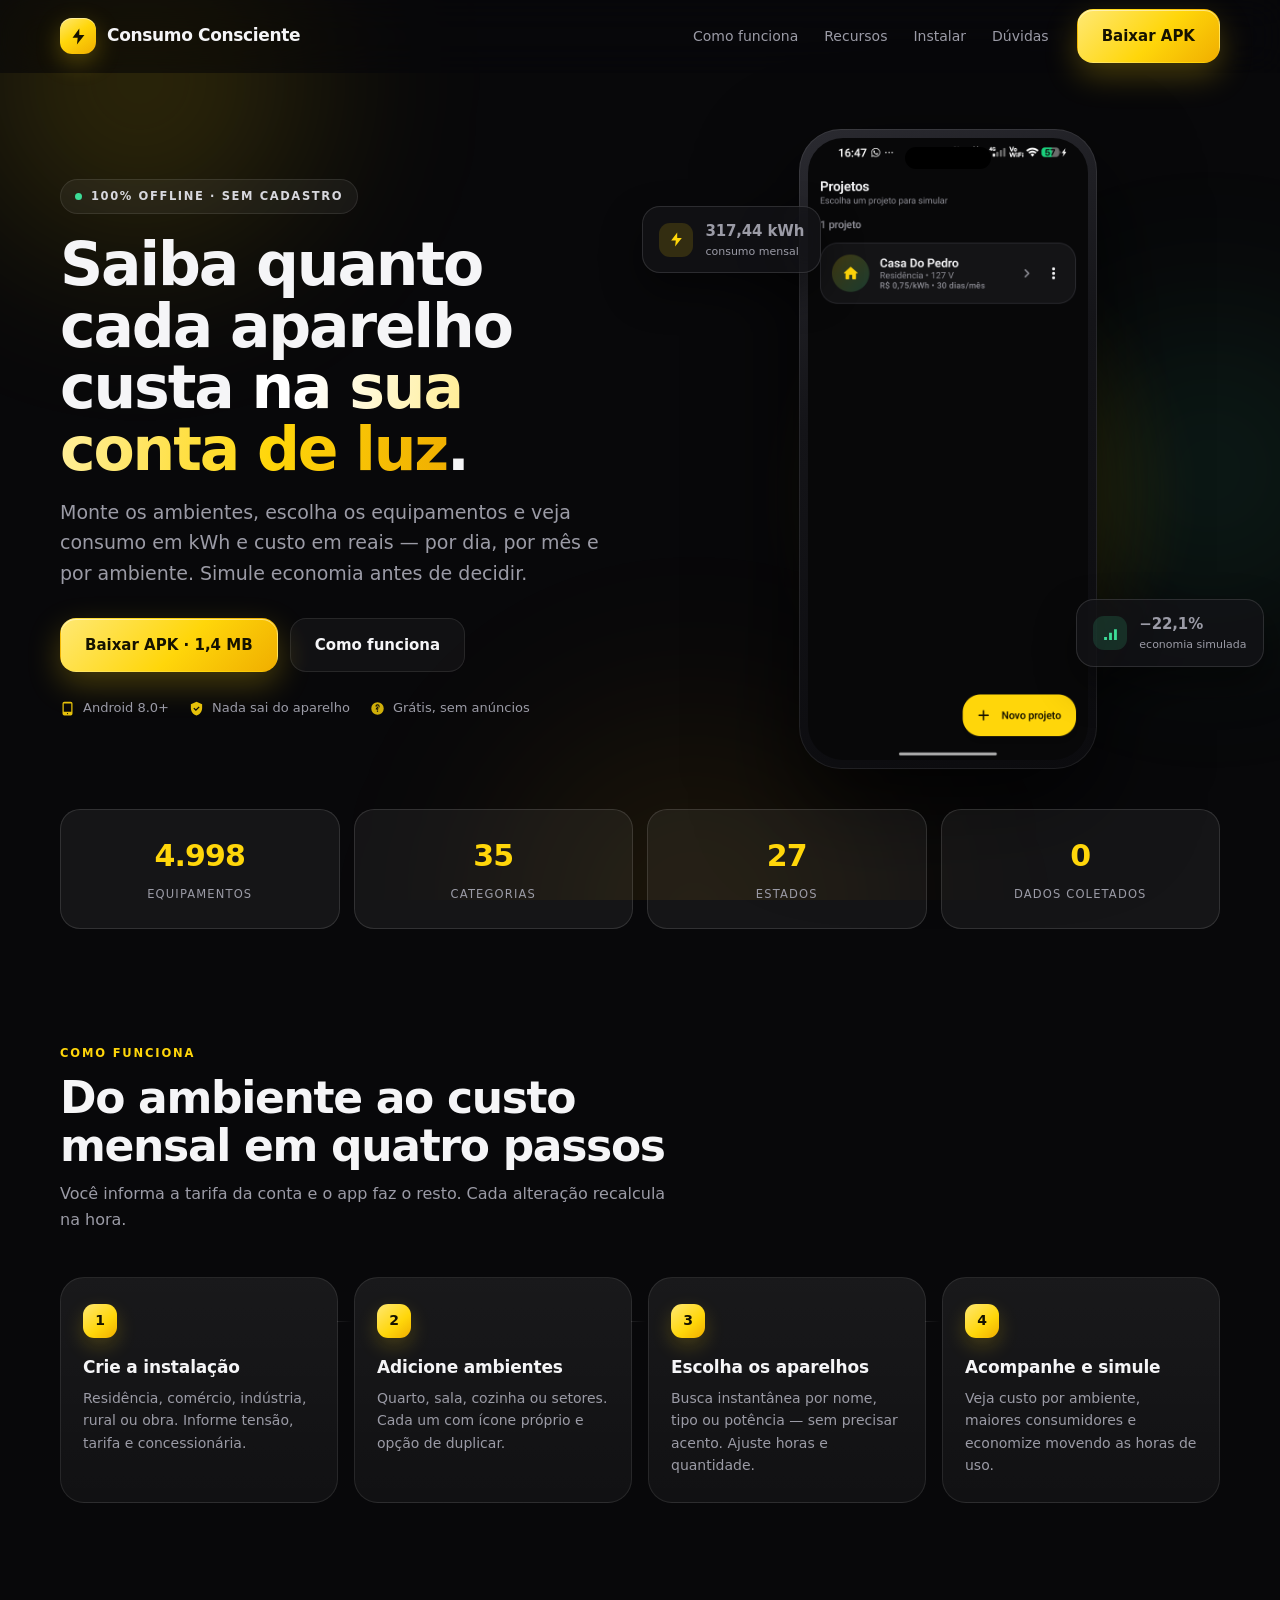
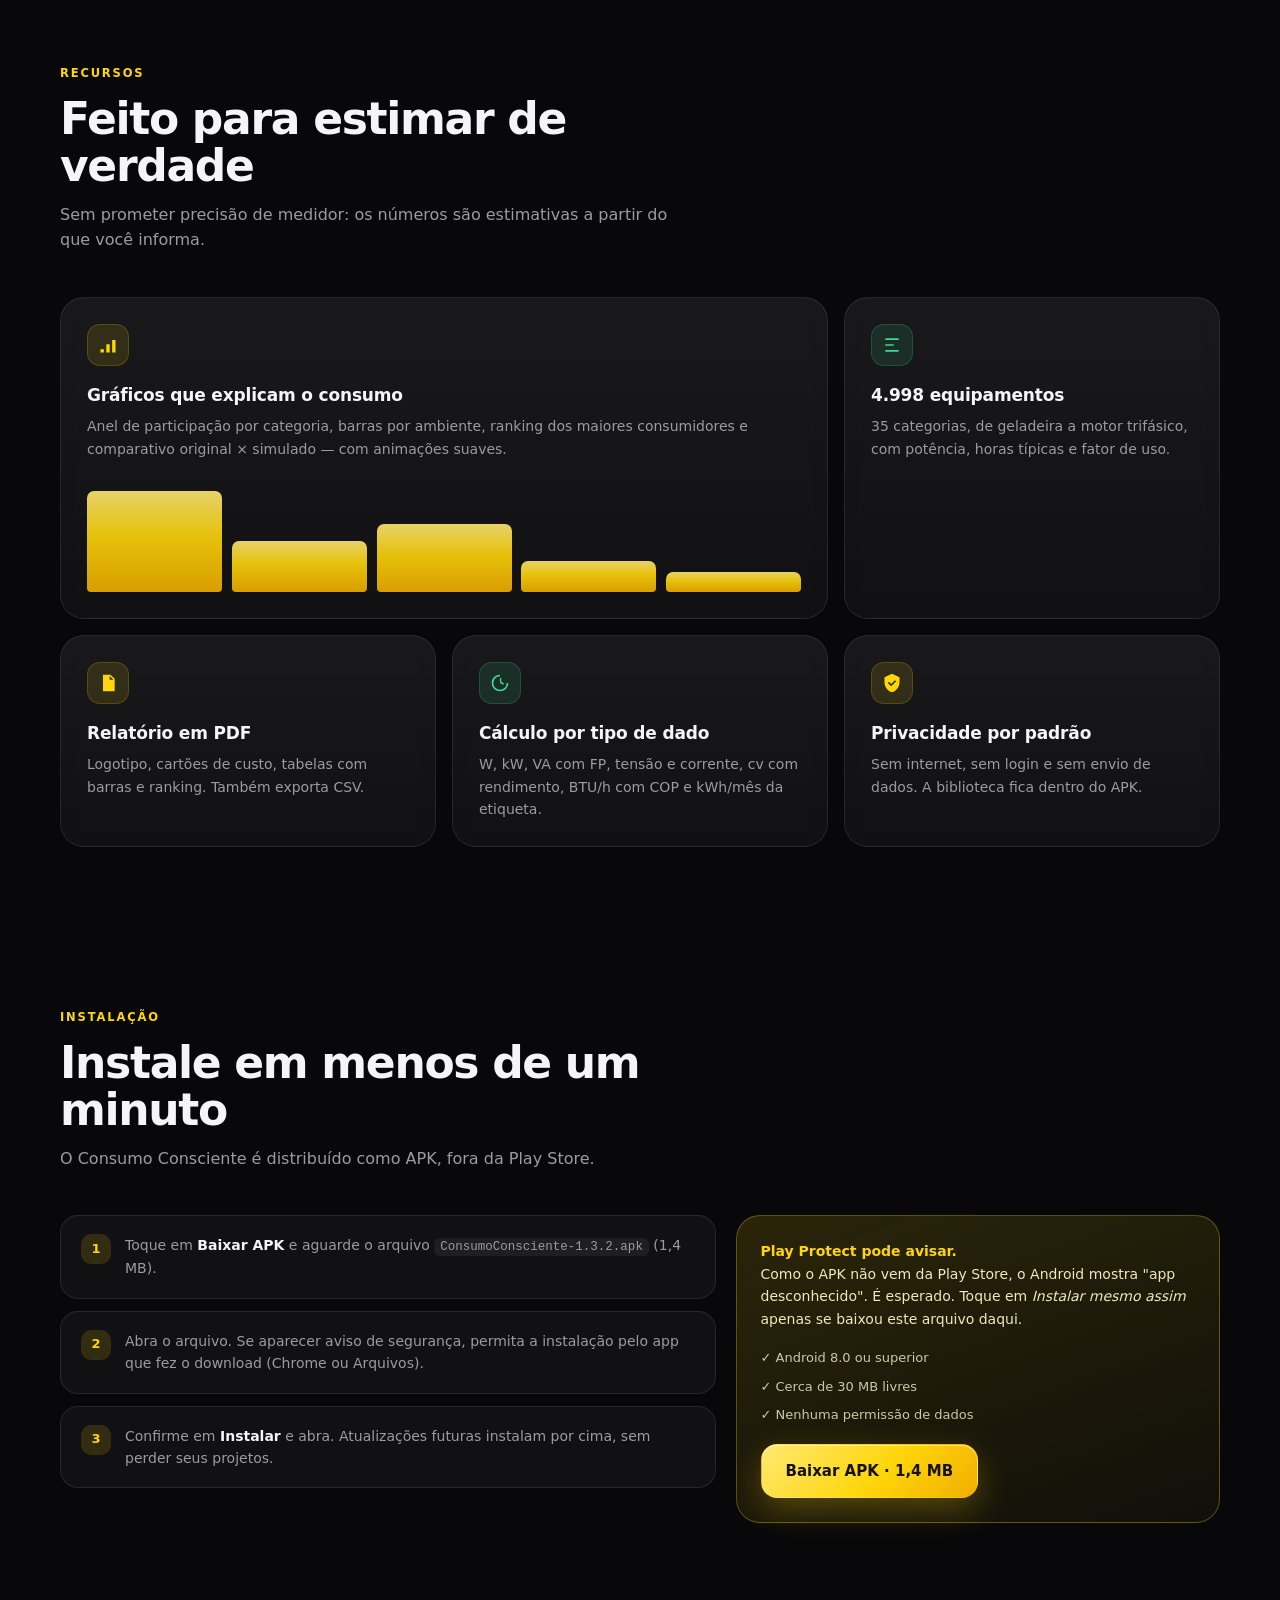
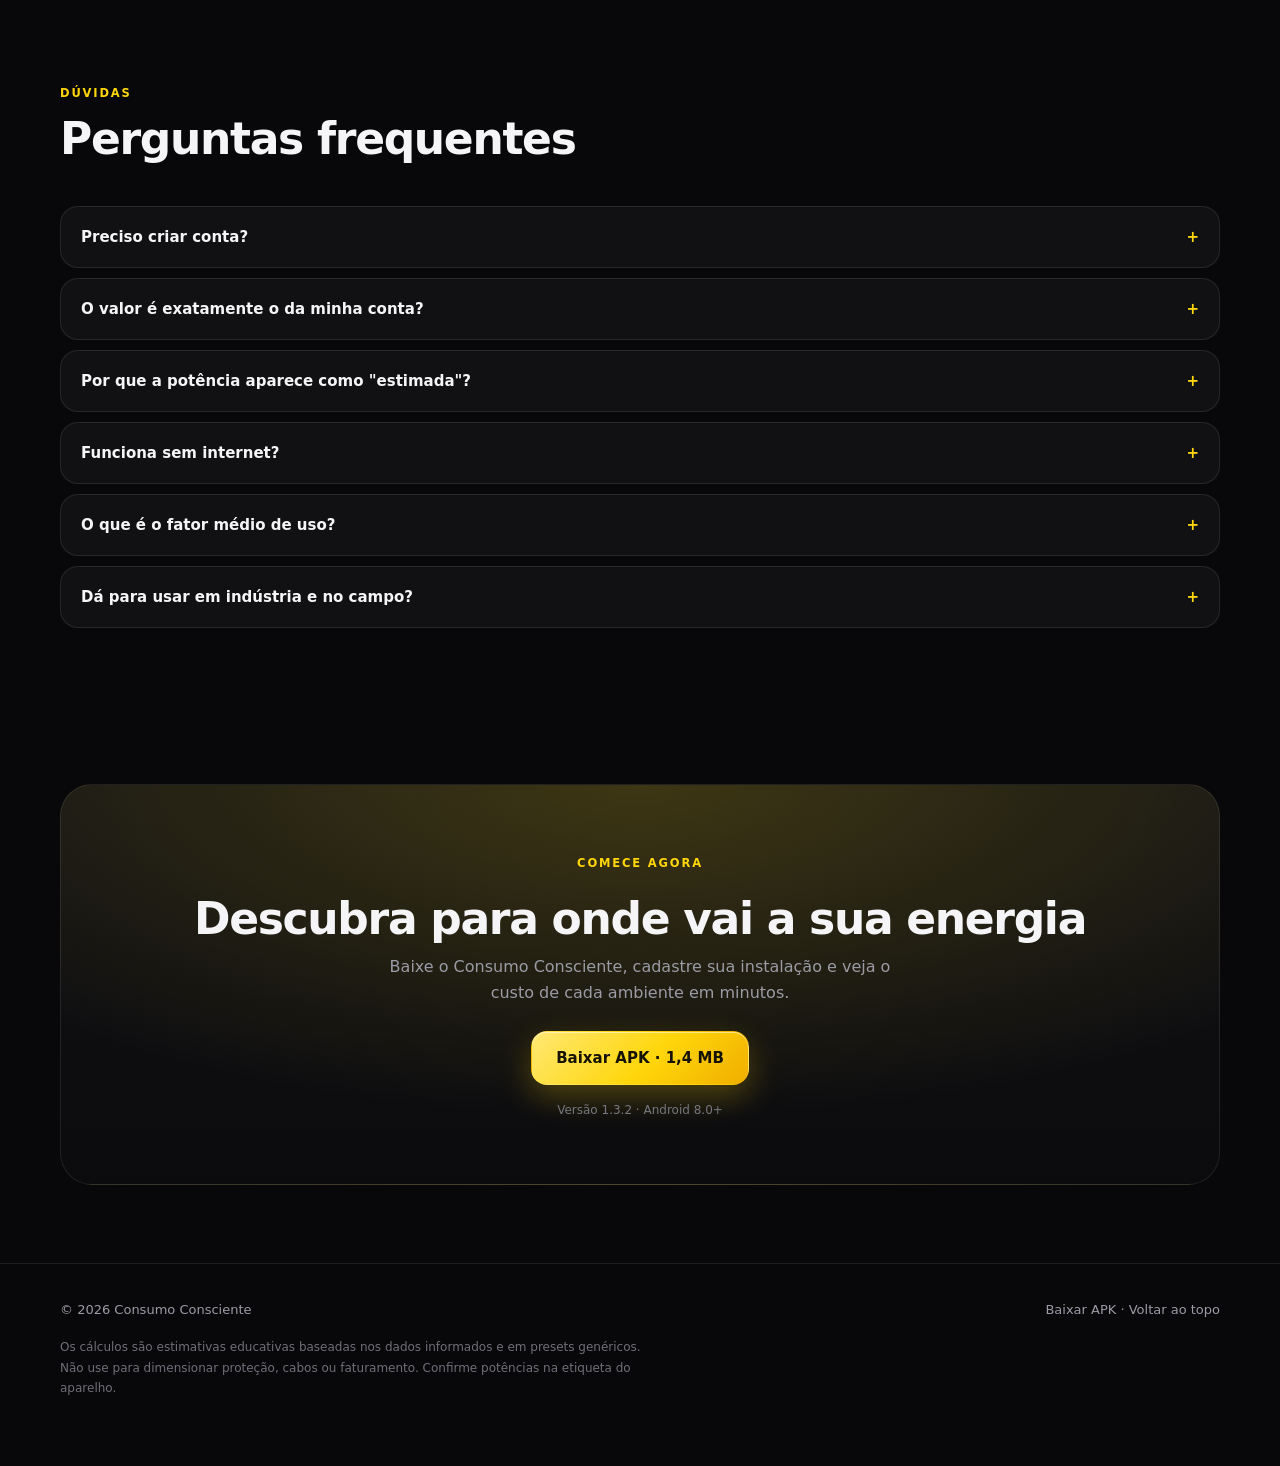
<file: index.html>
<!DOCTYPE html>
<html lang="pt-BR">
<head>
<meta charset="utf-8" />
<meta name="viewport" content="width=device-width, initial-scale=1" />
<title>Consumo Consciente — simulador de consumo de energia</title>
<meta name="description" content="Descubra quanto cada aparelho custa na sua conta de luz. Biblioteca offline com 4.998 equipamentos, gráficos, simulações e relatório em PDF. Grátis e sem cadastro." />
<meta name="theme-color" content="#08080a" />
<meta property="og:type" content="website" />
<meta property="og:title" content="Consumo Consciente — simulador de consumo de energia" />
<meta property="og:description" content="Calcule o consumo e o custo dos seus aparelhos por ambiente. 4.998 equipamentos offline, gráficos e relatório em PDF." />
<meta property="og:image" content="assets/tela-projetos.png" />
<link rel="icon" href="data:image/svg+xml,%3Csvg xmlns='http://www.w3.org/2000/svg' viewBox='0 0 64 64'%3E%3Crect width='64' height='64' rx='16' fill='%23FFD60A'/%3E%3Cpath d='M35 12 22 36h9l-3 16 15-25h-9l5-15z' fill='%23151200'/%3E%3C/svg%3E" />
<style>
  :root {
    --ink: #08080a;
    --ink-2: #0d0d10;
    --card: rgba(255, 255, 255, 0.04);
    --card-strong: rgba(255, 255, 255, 0.07);
    --line: rgba(255, 255, 255, 0.09);
    --text: #f5f5f7;
    --muted: #9b9ba6;
    --yellow: #ffd60a;
    --yellow-2: #ffe873;
    --amber: #f0ae00;
    --green: #3ddc97;
    --radius: 24px;
    --max: 1160px;
    --ease: cubic-bezier(.22, .61, .36, 1);
  }
  * { box-sizing: border-box; }
  html { scroll-behavior: smooth; }
  body {
    margin: 0;
    background: var(--ink);
    color: var(--text);
    font-family: "Inter", "Segoe UI", system-ui, -apple-system, Roboto, Helvetica, Arial, sans-serif;
    line-height: 1.6;
    -webkit-font-smoothing: antialiased;
    overflow-x: hidden;
  }
  a { color: inherit; }
  img { max-width: 100%; height: auto; display: block; }
  .wrap { width: min(100% - 40px, var(--max)); margin-inline: auto; position: relative; z-index: 1; }

  /* ---------- fundo ---------- */
  .bg-orbs { position: fixed; inset: 0; z-index: 0; overflow: hidden; pointer-events: none; }
  .orb {
    position: absolute; border-radius: 50%; filter: blur(90px); opacity: .55;
    animation: float 18s var(--ease) infinite alternate;
  }
  .orb.a { width: 520px; height: 520px; top: -180px; left: -120px; background: radial-gradient(circle, rgba(255,214,10,.45), transparent 65%); }
  .orb.b { width: 460px; height: 460px; top: 240px; right: -160px; background: radial-gradient(circle, rgba(61,220,151,.28), transparent 65%); animation-delay: -6s; }
  .orb.c { width: 620px; height: 620px; bottom: -320px; left: 30%; background: radial-gradient(circle, rgba(255,174,0,.22), transparent 65%); animation-delay: -11s; }
  @keyframes float {
    from { transform: translate3d(0, 0, 0) scale(1); }
    to { transform: translate3d(30px, -40px, 0) scale(1.08); }
  }

  /* ---------- navegação ---------- */
  .nav {
    position: sticky; top: 0; z-index: 50;
    background: rgba(8, 8, 10, .62);
    backdrop-filter: blur(18px) saturate(150%);
    border-bottom: 1px solid transparent;
    transition: border-color .3s var(--ease), background .3s var(--ease);
  }
  .nav.scrolled { border-bottom-color: var(--line); background: rgba(8, 8, 10, .86); }
  .nav-inner { display: flex; align-items: center; gap: 28px; min-height: 72px; }
  .brand { display: flex; align-items: center; gap: 11px; font-weight: 700; letter-spacing: -.02em; text-decoration: none; font-size: 17px; }
  .mark {
    width: 36px; height: 36px; border-radius: 12px; display: grid; place-items: center; color: #151200;
    background: linear-gradient(145deg, var(--yellow-2), var(--yellow) 45%, var(--amber));
    box-shadow: 0 8px 24px rgba(255, 214, 10, .28), inset 0 1px 0 rgba(255,255,255,.45);
  }
  .nav-links { margin-left: auto; display: flex; gap: 26px; font-size: 14px; color: var(--muted); }
  .nav-links a { text-decoration: none; transition: color .2s var(--ease); }
  .nav-links a:hover { color: var(--text); }
  @media (max-width: 780px) { .nav-links { display: none; } }

  /* ---------- botões ---------- */
  .btn {
    display: inline-flex; align-items: center; justify-content: center; gap: 10px;
    padding: 14px 24px; border-radius: 16px; border: 1px solid transparent;
    font-weight: 700; font-size: 15px; text-decoration: none; cursor: pointer;
    transition: transform .2s var(--ease), box-shadow .2s var(--ease), background .2s var(--ease);
    white-space: nowrap;
  }
  .btn-primary {
    background: linear-gradient(135deg, var(--yellow-2), var(--yellow) 55%, var(--amber));
    color: #151200;
    box-shadow: 0 12px 32px rgba(255, 214, 10, .26), inset 0 1px 0 rgba(255,255,255,.5);
  }
  .btn-primary:hover { transform: translateY(-2px); box-shadow: 0 18px 44px rgba(255, 214, 10, .34); }
  .btn-ghost {
    background: rgba(255,255,255,.04); border-color: var(--line); color: var(--text);
    backdrop-filter: blur(8px);
  }
  .btn-ghost:hover { background: rgba(255,255,255,.08); transform: translateY(-2px); }
  .btn small { font-weight: 500; opacity: .72; }

  /* ---------- hero ---------- */
  .hero { padding: 56px 0 32px; }
  .hero-grid { display: grid; grid-template-columns: 1.02fr .98fr; gap: 48px; align-items: center; }
  @media (max-width: 960px) { .hero-grid { grid-template-columns: 1fr; gap: 48px; } }

  .pill {
    display: inline-flex; align-items: center; gap: 9px;
    padding: 7px 14px; border-radius: 999px; font-size: 11.5px; font-weight: 600;
    letter-spacing: .14em; text-transform: uppercase; color: #d8d8de;
    background: rgba(255,255,255,.05); border: 1px solid var(--line);
    backdrop-filter: blur(8px);
  }
  .pulse { width: 7px; height: 7px; border-radius: 50%; background: var(--green); box-shadow: 0 0 0 0 rgba(61,220,151,.6); animation: pulse 2.4s infinite; }
  @keyframes pulse {
    0% { box-shadow: 0 0 0 0 rgba(61,220,151,.55); }
    70% { box-shadow: 0 0 0 10px rgba(61,220,151,0); }
    100% { box-shadow: 0 0 0 0 rgba(61,220,151,0); }
  }

  h1 {
    margin: 20px 0 16px;
    font-size: clamp(38px, 5.2vw, 60px);
    line-height: 1.03; letter-spacing: -.035em; font-weight: 800;
  }
  .grad {
    background: linear-gradient(100deg, #fff 10%, var(--yellow-2) 45%, var(--yellow) 70%, var(--amber));
    -webkit-background-clip: text; background-clip: text; color: transparent;
  }
  .lead { color: var(--muted); font-size: clamp(16px, 1.7vw, 19px); max-width: 54ch; margin: 0 0 30px; }
  .actions { display: flex; flex-wrap: wrap; gap: 12px; }
  .meta { display: flex; flex-wrap: wrap; gap: 20px; margin-top: 26px; color: var(--muted); font-size: 13px; }
  .meta span { display: inline-flex; align-items: center; gap: 8px; }
  .meta svg { color: var(--yellow); opacity: .9; }

  /* ---------- mockup ---------- */
  .showcase { position: relative; display: flex; justify-content: center; }
  .glow {
    position: absolute; inset: 8% -6% -6% 6%;
    background: radial-gradient(closest-side, rgba(255,214,10,.28), transparent 72%);
    filter: blur(30px); z-index: 0;
  }
  .phone {
    position: relative; z-index: 1; width: min(298px, 80vw);
    padding: 9px; border-radius: 42px;
    background: linear-gradient(160deg, #2a2a30, #141418 40%, #0b0b0e);
    box-shadow: 0 40px 100px rgba(0,0,0,.75), inset 0 0 0 1px rgba(255,255,255,.08);
    animation: hover 7s var(--ease) infinite alternate;
  }
  @keyframes hover { from { transform: translateY(0) rotate(-.6deg); } to { transform: translateY(-14px) rotate(.6deg); } }
  .phone::before {
    content: ""; position: absolute; top: 18px; left: 50%; transform: translateX(-50%);
    width: 86px; height: 22px; border-radius: 999px; background: #000; z-index: 3;
  }
  .phone img { border-radius: 35px; }

  .chip {
    position: absolute; z-index: 2; display: flex; align-items: center; gap: 12px;
    padding: 12px 16px; border-radius: 18px;
    background: rgba(20, 20, 24, .72); border: 1px solid rgba(255,255,255,.12);
    backdrop-filter: blur(16px) saturate(140%);
    box-shadow: 0 18px 40px rgba(0,0,0,.45);
    animation: hover 6s var(--ease) infinite alternate;
  }
  .chip.one { top: 12%; left: -6%; animation-delay: -2s; }
  .chip.two { bottom: 16%; right: -8%; animation-delay: -4s; }
  @media (max-width: 560px) { .chip.one { left: -2%; } .chip.two { right: -2%; } }
  .chip .dot { width: 34px; height: 34px; border-radius: 11px; display: grid; place-items: center; }
  .chip .dot.y { background: rgba(255,214,10,.15); color: var(--yellow); }
  .chip .dot.g { background: rgba(61,220,151,.15); color: var(--green); }
  .chip b { display: block; font-size: 15px; letter-spacing: -.01em; }
  .chip span { display: block; font-size: 11px; color: var(--muted); }

  /* ---------- números ---------- */
  .stats {
    display: grid; grid-template-columns: repeat(4, 1fr); gap: 14px; margin-top: 40px;
  }
  .stat {
    padding: 22px 20px; border-radius: 20px; text-align: center;
    background: rgba(255, 255, 255, 0.055); border: 1px solid rgba(255,255,255,.12);
    backdrop-filter: blur(10px);
    transition: transform .3s var(--ease), border-color .3s var(--ease);
  }
  .stat:hover { transform: translateY(-4px); border-color: rgba(255,214,10,.35); }
  .stat strong { display: block; font-size: clamp(22px, 2.8vw, 30px); letter-spacing: -.03em; color: var(--yellow); }
  .stat span { font-size: 11.5px; text-transform: uppercase; letter-spacing: .1em; color: var(--muted); }
  @media (max-width: 680px) { .stats { grid-template-columns: repeat(2, 1fr); } }

  /* ---------- seções ---------- */
  section { padding: 78px 0; position: relative; }
  .section-head { max-width: 60ch; margin-bottom: 44px; }
  .kicker {
    display: inline-block; font-size: 11.5px; font-weight: 700; letter-spacing: .16em;
    text-transform: uppercase; color: var(--yellow); margin-bottom: 12px;
  }
  h2 { margin: 0 0 12px; font-size: clamp(28px, 3.8vw, 44px); line-height: 1.08; letter-spacing: -.03em; font-weight: 800; }
  .section-head p { margin: 0; color: var(--muted); font-size: 16px; }

  /* ---------- passos ---------- */
  .steps { display: grid; grid-template-columns: repeat(4, 1fr); gap: 16px; }
  @media (max-width: 940px) { .steps { grid-template-columns: repeat(2, 1fr); } }
  @media (max-width: 560px) { .steps { grid-template-columns: 1fr; } }
  .step {
    position: relative; padding: 26px 22px; border-radius: var(--radius);
    background: linear-gradient(180deg, var(--card-strong), var(--card));
    border: 1px solid var(--line);
    transition: transform .3s var(--ease), border-color .3s var(--ease);
  }
  .step:hover { transform: translateY(-5px); border-color: rgba(255,214,10,.3); }
  .step .num {
    width: 34px; height: 34px; border-radius: 11px; display: grid; place-items: center;
    font-weight: 800; font-size: 14px; color: #151200; margin-bottom: 16px;
    background: linear-gradient(140deg, var(--yellow-2), var(--yellow) 60%, var(--amber));
    box-shadow: 0 8px 20px rgba(255,214,10,.2);
  }
  .step h3 { margin: 0 0 6px; font-size: 17px; letter-spacing: -.01em; }
  .step p { margin: 0; color: var(--muted); font-size: 14px; }
  .step::after {
    content: ""; position: absolute; top: 43px; left: 100%; width: 16px; height: 1px;
    background: linear-gradient(90deg, var(--line), transparent);
  }
  .step:last-child::after { display: none; }
  @media (max-width: 940px) { .step::after { display: none; } }

  /* ---------- bento ---------- */
  .bento { display: grid; grid-template-columns: repeat(3, 1fr); gap: 16px; }
  .bento .card {
    padding: 26px; border-radius: var(--radius);
    background: linear-gradient(180deg, var(--card-strong), var(--card));
    border: 1px solid var(--line);
    backdrop-filter: blur(10px);
    transition: transform .3s var(--ease), border-color .3s var(--ease), box-shadow .3s var(--ease);
  }
  .bento .card:hover { transform: translateY(-5px); border-color: rgba(255,255,255,.16); box-shadow: 0 24px 60px rgba(0,0,0,.4); }
  .bento .wide { grid-column: span 2; }
  @media (max-width: 900px) {
    .bento { grid-template-columns: repeat(2, 1fr); }
    .bento .wide { grid-column: span 2; }
  }
  @media (max-width: 600px) { .bento { grid-template-columns: 1fr; } .bento .wide { grid-column: span 1; } }

  .ico {
    width: 42px; height: 42px; border-radius: 13px; display: grid; place-items: center;
    margin-bottom: 16px; color: var(--yellow); background: rgba(255,214,10,.12);
    border: 1px solid rgba(255,214,10,.18);
  }
  .ico.green { color: var(--green); background: rgba(61,220,151,.12); border-color: rgba(61,220,151,.2); }
  .bento h3 { margin: 0 0 6px; font-size: 17px; letter-spacing: -.01em; }
  .bento p { margin: 0; color: var(--muted); font-size: 14px; }

  .mini-chart { display: flex; align-items: flex-end; gap: 10px; height: 110px; margin-top: 22px; }
  .mini-chart i {
    flex: 1; border-radius: 7px 7px 4px 4px;
    background: linear-gradient(180deg, var(--yellow-2), var(--yellow) 45%, var(--amber));
    opacity: .9; transform-origin: bottom; animation: grow 1.2s var(--ease) both;
  }
  .mini-chart i:nth-child(1) { height: 92%; animation-delay: .05s; }
  .mini-chart i:nth-child(2) { height: 46%; animation-delay: .15s; }
  .mini-chart i:nth-child(3) { height: 62%; animation-delay: .25s; }
  .mini-chart i:nth-child(4) { height: 28%; animation-delay: .35s; }
  .mini-chart i:nth-child(5) { height: 18%; animation-delay: .45s; }
  @keyframes grow { from { transform: scaleY(.05); } to { transform: scaleY(1); } }

  /* ---------- instalação ---------- */
  .install { display: grid; grid-template-columns: 1.15fr .85fr; gap: 20px; align-items: start; }
  @media (max-width: 860px) { .install { grid-template-columns: 1fr; } }
  .install-list { display: grid; gap: 12px; margin: 0; padding: 0; list-style: none; }
  .install-list li {
    display: grid; grid-template-columns: 30px 1fr; gap: 14px; align-items: start;
    padding: 18px 20px; border-radius: 18px;
    background: var(--card); border: 1px solid var(--line);
  }
  .install-list b {
    width: 30px; height: 30px; border-radius: 10px; display: grid; place-items: center;
    background: rgba(255,214,10,.14); color: var(--yellow); font-size: 13px;
  }
  .install-list span { color: var(--muted); font-size: 14px; }
  .install-list strong { color: var(--text); font-weight: 600; }
  .install-list code { background: rgba(255,255,255,.06); padding: 2px 6px; border-radius: 6px; font-size: 12.5px; }

  .notice {
    padding: 24px; border-radius: var(--radius);
    background: linear-gradient(160deg, rgba(255,214,10,.14), rgba(255,214,10,.04));
    border: 1px solid rgba(255,214,10,.3);
    font-size: 14px; color: #f2e7bd;
  }
  .notice strong { color: var(--yellow); }
  .notice .req { margin-top: 18px; display: grid; gap: 8px; color: #cfc7a6; font-size: 13px; }
  .notice .req span { display: flex; gap: 8px; align-items: center; }

  /* ---------- faq ---------- */
  .faq { display: grid; gap: 10px; }
  details {
    border-radius: 18px; border: 1px solid var(--line);
    background: var(--card); padding: 18px 20px;
    transition: border-color .25s var(--ease), background .25s var(--ease);
  }
  details:hover { border-color: rgba(255,255,255,.16); }
  details[open] { background: var(--card-strong); border-color: rgba(255,214,10,.28); }
  summary { cursor: pointer; font-weight: 600; font-size: 15px; list-style: none; display: flex; justify-content: space-between; gap: 16px; }
  summary::-webkit-details-marker { display: none; }
  summary::after { content: "+"; color: var(--yellow); font-weight: 700; transition: transform .2s var(--ease); }
  details[open] summary::after { content: "−"; }
  details p { margin: 12px 0 0; color: var(--muted); font-size: 14px; }

  /* ---------- cta ---------- */
  .cta {
    position: relative; overflow: hidden; text-align: center;
    padding: 64px 28px; border-radius: 32px;
    background:
      radial-gradient(120% 140% at 50% 0%, rgba(255,214,10,.18), transparent 60%),
      linear-gradient(180deg, #131316, #0b0b0e);
    border: 1px solid var(--line);
  }
  .cta h2 { margin-top: 10px; }
  .cta p { color: var(--muted); max-width: 52ch; margin: 0 auto 26px; }
  .cta .version { margin-top: 16px; font-size: 12px; color: #77777f; }

  /* ---------- footer ---------- */
  footer { border-top: 1px solid var(--line); padding: 36px 0 56px; color: var(--muted); font-size: 13px; }
  .foot { display: flex; flex-wrap: wrap; gap: 16px; justify-content: space-between; align-items: center; }
  footer a { color: var(--muted); text-decoration: none; }
  footer a:hover { color: var(--text); }
  .fine { margin-top: 16px; max-width: 78ch; font-size: 12px; line-height: 1.7; color: #6f6f78; }

  /* ---------- reveal ---------- */
  .reveal { animation: fadeUp .55s var(--ease) both; }
  .reveal.d1 { animation-delay: .06s; }
  .reveal.d2 { animation-delay: .12s; }
  .reveal.d3 { animation-delay: .18s; }
  @keyframes fadeUp {
    from { opacity: 0; transform: translateY(24px); }
    to { opacity: 1; transform: none; }
  }

  @media (prefers-reduced-motion: reduce) {
    *, *::before, *::after { animation: none !important; transition: none !important; }
    .reveal { opacity: 1; transform: none; }
  }
</style>
</head>
<body>

<div class="bg-orbs" aria-hidden="true">
  <div class="orb a"></div>
  <div class="orb b"></div>
  <div class="orb c"></div>
</div>

<nav class="nav" id="nav">
  <div class="wrap nav-inner">
    <a class="brand" href="#top">
      <span class="mark" aria-hidden="true">
        <svg width="19" height="19" viewBox="0 0 24 24" fill="currentColor"><path d="M13 2 4.5 13.5H11l-1 8.5L19.5 10H13z"/></svg>
      </span>
      Consumo Consciente
    </a>
    <div class="nav-links">
      <a href="#como-funciona">Como funciona</a>
      <a href="#recursos">Recursos</a>
      <a href="#instalar">Instalar</a>
      <a href="#faq">Dúvidas</a>
    </div>
    <a class="btn btn-primary" href="consumo-consciente.apk" download="ConsumoConsciente-1.3.2.apk">
      Baixar APK
    </a>
  </div>
</nav>

<header class="hero" id="top">
  <div class="wrap">
    <div class="hero-grid">
      <div class="reveal">
        <span class="pill"><span class="pulse"></span> 100% offline · sem cadastro</span>
        <h1>Saiba quanto cada aparelho custa <span class="grad">na sua conta de luz</span>.</h1>
        <p class="lead">
          Monte os ambientes, escolha os equipamentos e veja consumo em kWh e custo em reais —
          por dia, por mês e por ambiente. Simule economia antes de decidir.
        </p>
        <div class="actions">
          <a class="btn btn-primary" href="consumo-consciente.apk" download="ConsumoConsciente-1.3.2.apk">
            Baixar APK · 1,4 MB
          </a>
          <a class="btn btn-ghost" href="#como-funciona">Como funciona</a>
        </div>
        <div class="meta">
          <span>
            <svg width="15" height="15" viewBox="0 0 24 24" fill="currentColor"><path d="M17 1H7a3 3 0 0 0-3 3v16a3 3 0 0 0 3 3h10a3 3 0 0 0 3-3V4a3 3 0 0 0-3-3m-5 20a1 1 0 1 1 0-2 1 1 0 0 1 0 2m6-4H6V4h12z"/></svg>
            Android 8.0+
          </span>
          <span>
            <svg width="15" height="15" viewBox="0 0 24 24" fill="currentColor"><path d="M12 1 3 5v6c0 5.5 3.8 10.7 9 12 5.2-1.3 9-6.5 9-12V5zm-1 15-4-4 1.4-1.4L11 13.2l4.6-4.6L17 10z"/></svg>
            Nada sai do aparelho
          </span>
          <span>
            <svg width="15" height="15" viewBox="0 0 24 24" fill="currentColor"><path d="M12 2a10 10 0 1 0 0 20 10 10 0 0 0 0-20m1 15h-2v-2h2zm1.8-6.4-.9.9c-.7.7-1 1.2-1 2.5h-1.8v-.5c0-.9.4-1.8 1-2.5l1.2-1.2A1.6 1.6 0 0 0 12 7a1.6 1.6 0 0 0-1.6 1.6H8.6A3.4 3.4 0 1 1 12 12a1 1 0 0 0-1 1v.5H9.2V13a2.8 2.8 0 0 1 .8-2l1.2-1.2a1.1 1.1 0 0 0 .3-.7A1.5 1.5 0 0 0 10 7.6" opacity=".9"/></svg>
            Grátis, sem anúncios
          </span>
        </div>
      </div>

      <div class="showcase reveal d1">
        <div class="glow" aria-hidden="true"></div>
        <div class="phone">
          <img src="assets/tela-projetos.png" alt="Tela de projetos do Consumo Consciente" width="1220" height="2712" />
        </div>

        <div class="chip one" aria-hidden="true">
          <span class="dot y">
            <svg width="17" height="17" viewBox="0 0 24 24" fill="currentColor"><path d="M13 2 4.5 13.5H11l-1 8.5L19.5 10H13z"/></svg>
          </span>
          <span><b>317,44 kWh</b><span>consumo mensal</span></span>
        </div>
        <div class="chip two" aria-hidden="true">
          <span class="dot g">
            <svg width="17" height="17" viewBox="0 0 24 24" fill="currentColor"><path d="M3 17h4v4H3zm7-6h4v10h-4zm7-5h4v15h-4z"/></svg>
          </span>
          <span><b>−22,1%</b><span>economia simulada</span></span>
        </div>
      </div>
    </div>

    <div class="stats reveal d2">
      <div class="stat"><strong>4.998</strong><span>equipamentos</span></div>
      <div class="stat"><strong>35</strong><span>categorias</span></div>
      <div class="stat"><strong>27</strong><span>estados</span></div>
      <div class="stat"><strong>0</strong><span>dados coletados</span></div>
    </div>
  </div>
</header>

<section id="como-funciona">
  <div class="wrap">
    <div class="section-head reveal">
      <span class="kicker">Como funciona</span>
      <h2>Do ambiente ao custo mensal em quatro passos</h2>
      <p>Você informa a tarifa da conta e o app faz o resto. Cada alteração recalcula na hora.</p>
    </div>
    <div class="steps">
      <article class="step reveal">
        <div class="num">1</div>
        <h3>Crie a instalação</h3>
        <p>Residência, comércio, indústria, rural ou obra. Informe tensão, tarifa e concessionária.</p>
      </article>
      <article class="step reveal d1">
        <div class="num">2</div>
        <h3>Adicione ambientes</h3>
        <p>Quarto, sala, cozinha ou setores. Cada um com ícone próprio e opção de duplicar.</p>
      </article>
      <article class="step reveal d2">
        <div class="num">3</div>
        <h3>Escolha os aparelhos</h3>
        <p>Busca instantânea por nome, tipo ou potência — sem precisar acento. Ajuste horas e quantidade.</p>
      </article>
      <article class="step reveal d3">
        <div class="num">4</div>
        <h3>Acompanhe e simule</h3>
        <p>Veja custo por ambiente, maiores consumidores e economize movendo as horas de uso.</p>
      </article>
    </div>
  </div>
</section>

<section id="recursos">
  <div class="wrap">
    <div class="section-head reveal">
      <span class="kicker">Recursos</span>
      <h2>Feito para estimar de verdade</h2>
      <p>Sem prometer precisão de medidor: os números são estimativas a partir do que você informa.</p>
    </div>

    <div class="bento">
      <article class="card wide reveal">
        <div class="ico">
          <svg width="20" height="20" viewBox="0 0 24 24" fill="currentColor"><path d="M3 17h4v4H3zm7-6h4v10h-4zm7-5h4v15h-4z"/></svg>
        </div>
        <h3>Gráficos que explicam o consumo</h3>
        <p>Anel de participação por categoria, barras por ambiente, ranking dos maiores consumidores e comparativo original × simulado — com animações suaves.</p>
        <div class="mini-chart" aria-hidden="true"><i></i><i></i><i></i><i></i><i></i></div>
      </article>

      <article class="card reveal d1">
        <div class="ico green">
          <svg width="20" height="20" viewBox="0 0 24 24" fill="currentColor"><path d="M4 4h16v2H4zm0 7h10v2H4zm0 7h16v2H4z"/></svg>
        </div>
        <h3>4.998 equipamentos</h3>
        <p>35 categorias, de geladeira a motor trifásico, com potência, horas típicas e fator de uso.</p>
      </article>

      <article class="card reveal">
        <div class="ico">
          <svg width="20" height="20" viewBox="0 0 24 24" fill="currentColor"><path d="M6 2h9l5 5v15H6zM14 3.5V8h4.5zM8 12h8v2H8zm0 4h8v2H8z"/></svg>
        </div>
        <h3>Relatório em PDF</h3>
        <p>Logotipo, cartões de custo, tabelas com barras e ranking. Também exporta CSV.</p>
      </article>

      <article class="card reveal d1">
        <div class="ico green">
          <svg width="20" height="20" viewBox="0 0 24 24" fill="currentColor"><path d="M12 2a10 10 0 1 0 10 10h-2a8 8 0 1 1-8-8z"/><path d="M12 6v6l4 2 .8-1.6-3.3-1.7V6z"/></svg>
        </div>
        <h3>Cálculo por tipo de dado</h3>
        <p>W, kW, VA com FP, tensão e corrente, cv com rendimento, BTU/h com COP e kWh/mês da etiqueta.</p>
      </article>

      <article class="card reveal d2">
        <div class="ico">
          <svg width="20" height="20" viewBox="0 0 24 24" fill="currentColor"><path d="M12 1 3 5v6c0 5.5 3.8 10.7 9 12 5.2-1.3 9-6.5 9-12V5zm-1 15-4-4 1.4-1.4L11 13.2l4.6-4.6L17 10z"/></svg>
        </div>
        <h3>Privacidade por padrão</h3>
        <p>Sem internet, sem login e sem envio de dados. A biblioteca fica dentro do APK.</p>
      </article>
    </div>
  </div>
</section>

<section id="instalar">
  <div class="wrap">
    <div class="section-head reveal">
      <span class="kicker">Instalação</span>
      <h2>Instale em menos de um minuto</h2>
      <p>O Consumo Consciente é distribuído como APK, fora da Play Store.</p>
    </div>

    <div class="install">
      <ol class="install-list reveal">
        <li>
          <b>1</b>
          <span>Toque em <strong>Baixar APK</strong> e aguarde o arquivo <code>ConsumoConsciente-1.3.2.apk</code> (1,4 MB).</span>
        </li>
        <li>
          <b>2</b>
          <span>Abra o arquivo. Se aparecer aviso de segurança, permita a instalação pelo app que fez o download (Chrome ou Arquivos).</span>
        </li>
        <li>
          <b>3</b>
          <span>Confirme em <strong>Instalar</strong> e abra. Atualizações futuras instalam por cima, sem perder seus projetos.</span>
        </li>
      </ol>

      <aside class="notice reveal d1">
        <strong>Play Protect pode avisar.</strong><br />
        Como o APK não vem da Play Store, o Android mostra "app desconhecido".
        É esperado. Toque em <em>Instalar mesmo assim</em> apenas se baixou este arquivo daqui.
        <div class="req">
          <span>✓ Android 8.0 ou superior</span>
          <span>✓ Cerca de 30 MB livres</span>
          <span>✓ Nenhuma permissão de dados</span>
        </div>
        <a class="btn btn-primary block" style="margin-top:18px" href="consumo-consciente.apk" download="ConsumoConsciente-1.3.2.apk">
          Baixar APK · 1,4 MB
        </a>
      </aside>
    </div>
  </div>
</section>

<section id="faq">
  <div class="wrap">
    <div class="section-head reveal">
      <span class="kicker">Dúvidas</span>
      <h2>Perguntas frequentes</h2>
    </div>
    <div class="faq reveal">
      <details>
        <summary>Preciso criar conta?</summary>
        <p>Não. O app abre direto no cadastro da instalação. Tudo fica salvo no aparelho.</p>
      </details>
      <details>
        <summary>O valor é exatamente o da minha conta?</summary>
        <p>Não. É uma estimativa a partir da potência, horas de uso, fator médio e tarifa. Bandeiras tarifárias, impostos e consumo real variam por distribuidora.</p>
      </details>
      <details>
        <summary>Por que a potência aparece como "estimada"?</summary>
        <p>Os itens da biblioteca são referências didáticas. O app avisa para confirmar na etiqueta do aparelho.</p>
      </details>
      <details>
        <summary>Funciona sem internet?</summary>
        <p>Sim. A biblioteca com 4.998 equipamentos vai embutida no APK e não há envio de dados.</p>
      </details>
      <details>
        <summary>O que é o fator médio de uso?</summary>
        <p>É a fração do tempo em que o aparelho fica efetivamente ligado dentro das horas informadas. Não confunda com fator de potência: um mede tempo, o outro corrige potência aparente.</p>
      </details>
      <details>
        <summary>Dá para usar em indústria e no campo?</summary>
        <p>Sim. Há setores, motores, bombas, compressores, máquinas e tensões de 380 V e 440 V, com sistema de fases.</p>
      </details>
    </div>
  </div>
</section>

<section>
  <div class="wrap">
    <div class="cta reveal">
      <span class="kicker">Comece agora</span>
      <h2>Descubra para onde vai a sua energia</h2>
      <p>Baixe o Consumo Consciente, cadastre sua instalação e veja o custo de cada ambiente em minutos.</p>
      <a class="btn btn-primary" href="consumo-consciente.apk" download="ConsumoConsciente-1.3.2.apk">
        Baixar APK · 1,4 MB
      </a>
      <div class="version">Versão 1.3.2 · Android 8.0+</div>
    </div>
  </div>
</section>

<footer>
  <div class="wrap">
    <div class="foot">
      <span>© 2026 Consumo Consciente</span>
      <span><a href="consumo-consciente.apk" download="ConsumoConsciente-1.3.2.apk">Baixar APK</a> · <a href="#top">Voltar ao topo</a></span>
    </div>
    <p class="fine">
      Os cálculos são estimativas educativas baseadas nos dados informados e em presets genéricos.
      Não use para dimensionar proteção, cabos ou faturamento. Confirme potências na etiqueta do aparelho.
    </p>
  </div>
</footer>

<script>
  const nav = document.getElementById('nav');
  const onScroll = () => nav.classList.toggle('scrolled', window.scrollY > 12);
  onScroll();
  window.addEventListener('scroll', onScroll, { passive: true });
</script>
</body>
</html>
</file>
